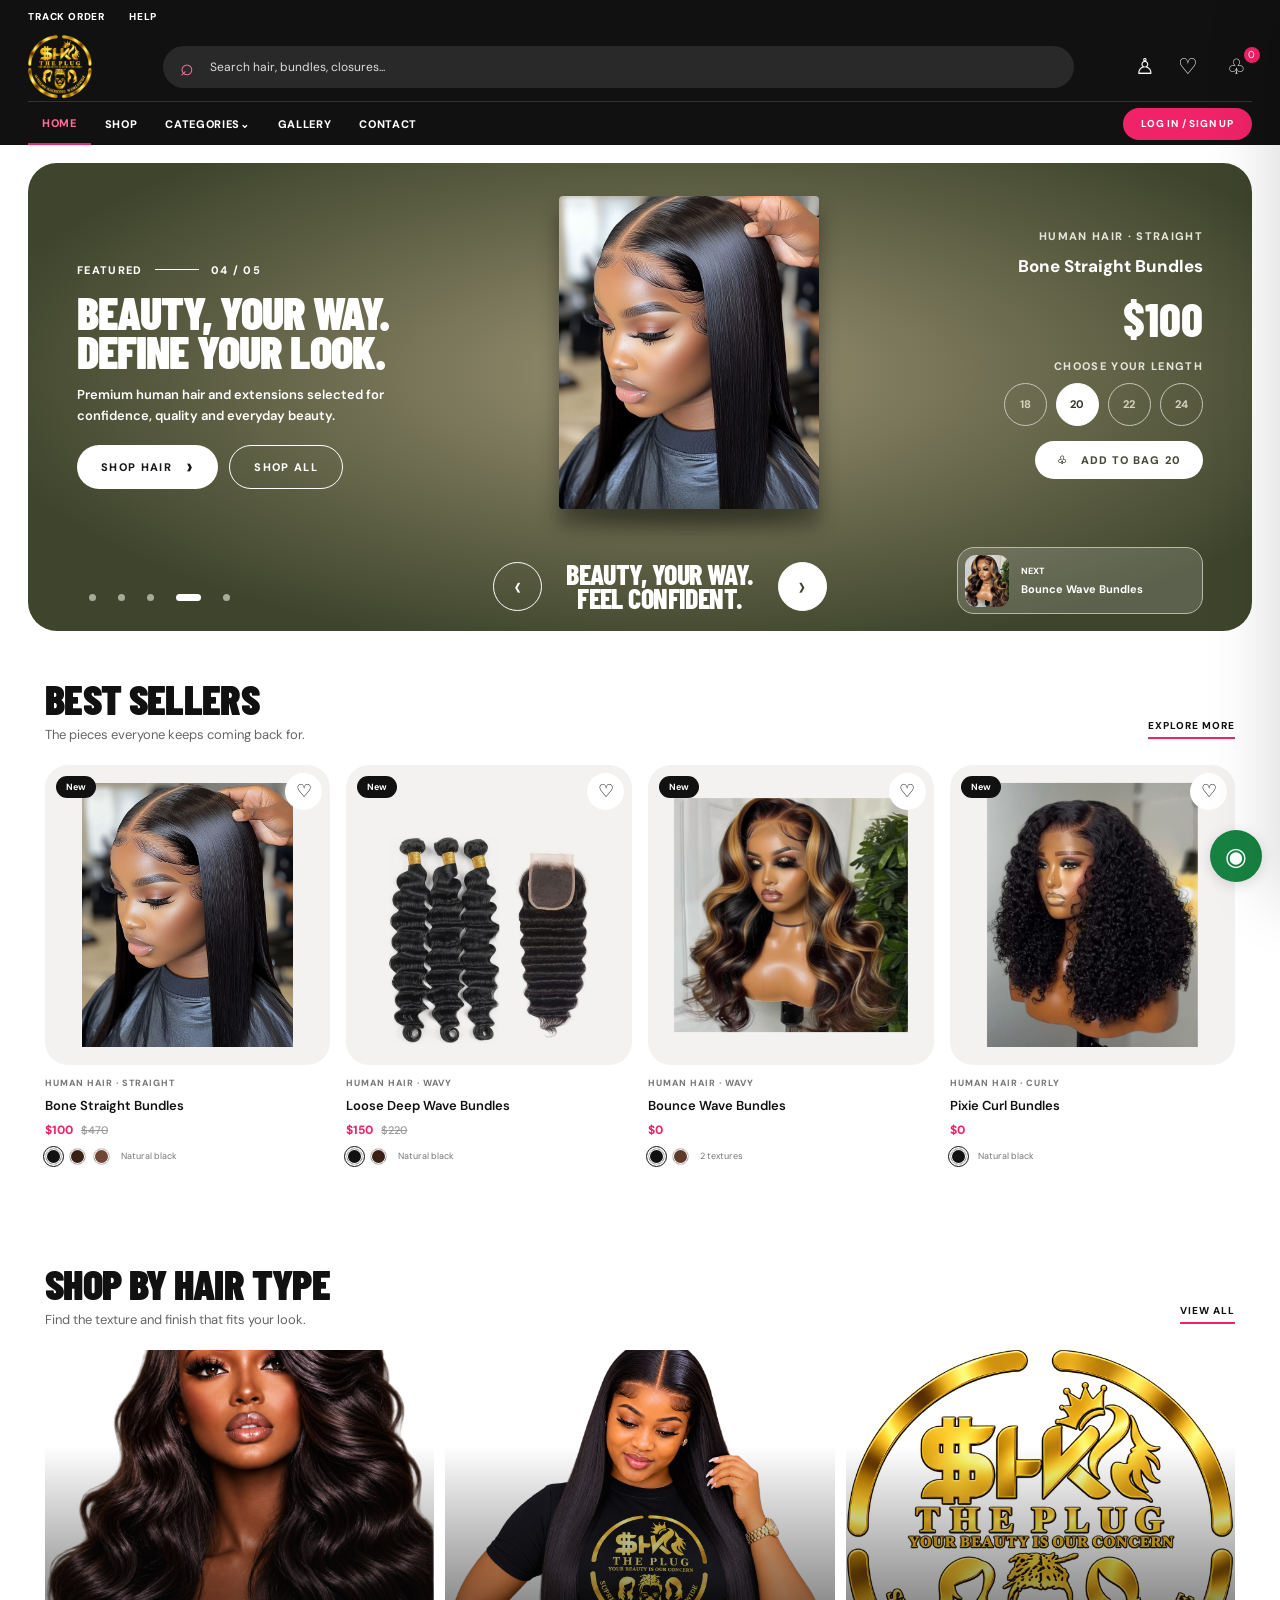
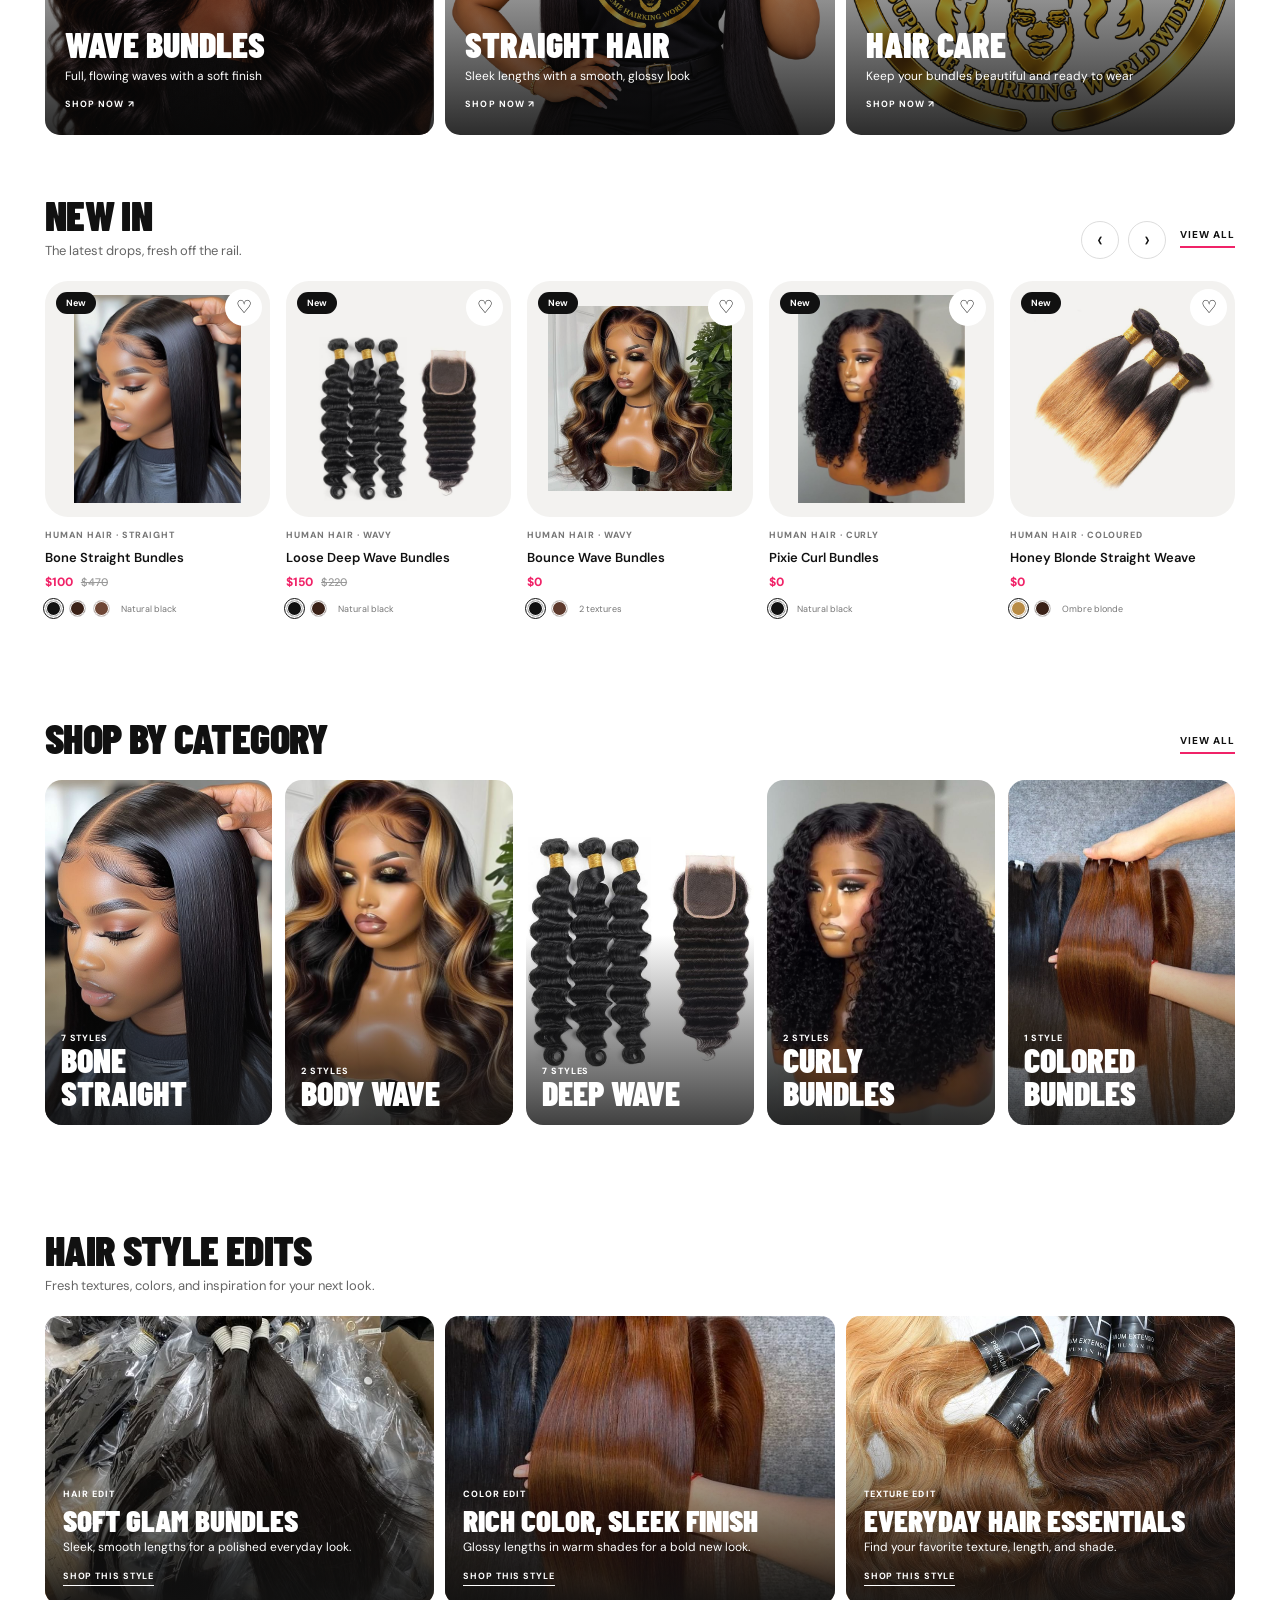
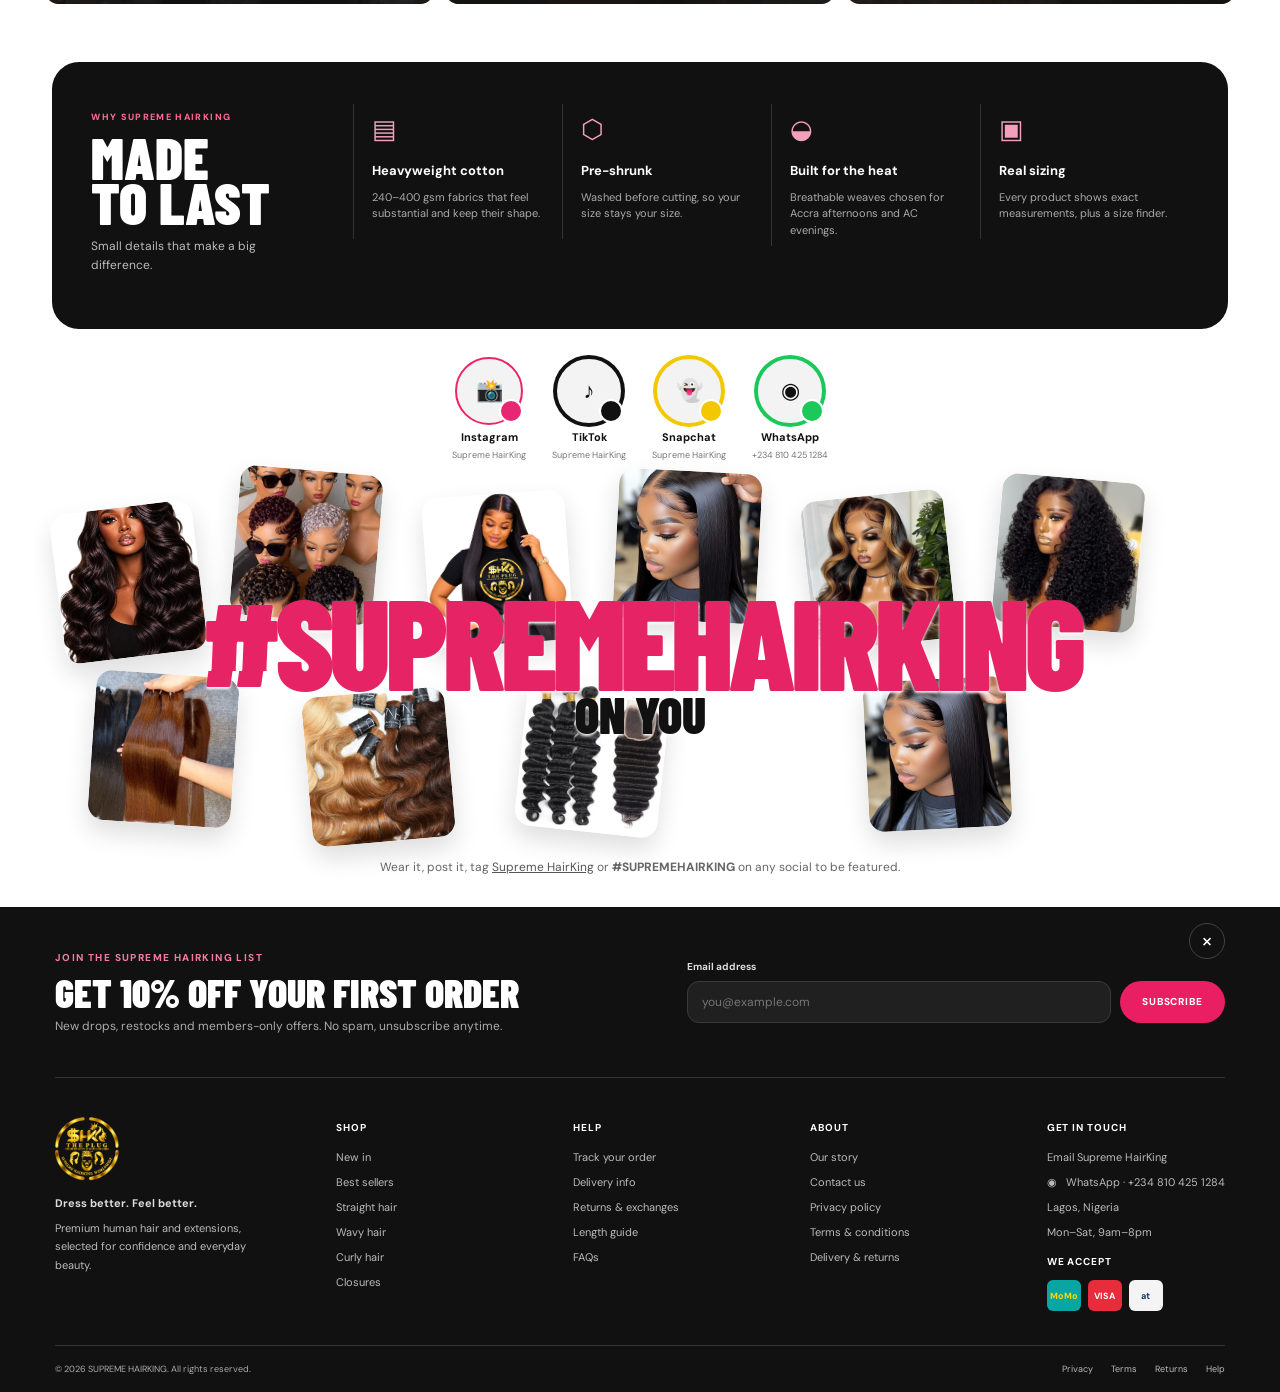
<file: index.html>
<!doctype html>
<html lang="en">
  <head>
    <meta charset="utf-8" />
    <meta name="viewport" content="width=device-width, initial-scale=1" />
    <meta name="theme-color" content="#111111" />
    <title>Supreme HairKing — Wear Confidence</title>
    <link rel="icon" type="image/png" href="images/logo.png" />
    <link rel="preconnect" href="https://fonts.googleapis.com" />
    <link rel="preconnect" href="https://fonts.gstatic.com" crossorigin />
    <link
      href="https://fonts.googleapis.com/css2?family=Barlow+Condensed:wght@600;700;800;900&family=DM+Sans:wght@400;500;600;700&family=Manrope:wght@400;500;600;700;800&display=swap"
      rel="stylesheet"
    />
    <link rel="stylesheet" href="styles.css" />
  </head>
  <body>
    <div class="utility">
      <!-- <span>PAY WITH MOBILE MONEY</span> -->
      <div><a href="#track">TRACK ORDER</a><a href="#help">HELP</a></div>
    </div>
    <header class="site-header">
      <div class="main-header">
        <button
          class="menu-toggle"
          aria-label="Open navigation"
          aria-expanded="false"
        >
          ☰
        </button>
        <a class="brand" href="#home" aria-label="Supreme HairKing home">
          <img class="header-logo" src="images/logo.png" alt="Supreme HairKing" /></a
        >
        <label class="search"
          ><span>⌕</span
          ><input
            id="search"
            type="search"
            placeholder="Search hair, bundles, closures..."
        /></label>
        <div class="header-actions">
          <a href="account.html" aria-label="Account">♙</a
          ><a href="#wishlist" aria-label="Wishlist">♡</a
          ><button class="cart-icon" aria-label="Open cart">
            ♧<i id="cart-count">0</i>
          </button>
        </div>
      </div>
      <nav class="nav">
        <a class="selected" href="#home">HOME</a><a href="#best-sellers">SHOP</a
        ><a href="#categories">CATEGORIES⌄</a><a href="gallery.html">GALLERY</a
        ><a href="#contact">CONTACT</a
        ><a class="account-nav" href="account.html"
          >LOG IN / SIGN UP</a
        >
      </nav>
    </header>

    <main>
      <section class="hero" id="home">
        <div class="hero-copy">
          <p class="eyebrow">FEATURED <span></span> 04 / 05</p>
          <h1>BEAUTY, YOUR WAY.<br />DEFINE YOUR LOOK.</h1>
          <p>
            Premium human hair and extensions selected for<br class="desktop" />
            confidence, quality and everyday beauty.
          </p>
          <div class="hero-buttons">
            <a class="button button-light" href="#best-sellers"
              >SHOP HAIR <b>›</b></a
            ><a class="button button-outline" href="#best-sellers">SHOP ALL</a>
          </div>
        </div>
        <div class="hero-product">
          <img
            src="images/Bone Straight.jpg"
            alt="Bone straight human hair bundles"
          /><span class="product-shadow"></span>
        </div>
        <div class="hero-detail">
          <small>HUMAN HAIR · STRAIGHT</small>
          <h2>Bone Straight Bundles</h2>
          <strong>$100</strong><b class="choose-label">CHOOSE YOUR LENGTH</b>
          <div class="sizes">
            <button>18</button><button class="active">20</button
            ><button>22</button><button>24</button>
          </div>
          <button class="add-size" data-name="Bone Straight Bundles">
            ♧ &nbsp; ADD TO BAG <span>20</span>
          </button>
        </div>
        <div class="hero-dots">
          <i></i><i></i><i></i><i class="active"></i><i></i>
        </div>
        <div class="hero-controls">
          <button aria-label="Previous feature">‹</button
          ><strong>BEAUTY, YOUR WAY.<br />FEEL CONFIDENT.</strong
          ><button aria-label="Next feature">›</button>
        </div>
        <a class="next-product" href="#new-in"
          ><img src="images/bounce.jpg" alt="" /><span
            ><small>NEXT</small><b>Bounce Wave Bundles</b></span
          ></a
        >
      </section>

      <section class="section best" id="best-sellers">
        <div class="section-heading">
          <div>
            <h2>BEST SELLERS</h2>
            <p>The pieces everyone keeps coming back for.</p>
          </div>
          <a class="underlined" href="#new-in">EXPLORE MORE</a>
        </div>
        <div class="product-grid" id="best-grid"></div>
      </section>

      <section class="section audience-section" id="audience">
        <div class="section-heading">
          <div>
            <h2>SHOP BY HAIR TYPE</h2>
            <p>Find the texture and finish that fits your look.</p>
          </div>
          <a class="underlined" href="#categories">VIEW ALL</a>
        </div>
        <div class="audience-grid">
          <a class="audience-card women" href="#best-sellers"
            ><div>
              <h3>WAVE BUNDLES</h3>
              <p>Full, flowing waves with a soft finish</p>
              <b>SHOP NOW ↗</b>
            </div></a
          >
          <a class="audience-card unisex" href="#best-sellers"
            ><div>
              <h3>STRAIGHT HAIR</h3>
              <p>Sleek lengths with a smooth, glossy look</p>
              <b>SHOP NOW ↗</b>
            </div></a
          >
          <a class="audience-card men" href="#best-sellers"
            ><div>
              <h3>HAIR CARE</h3>
              <p>Keep your bundles beautiful and ready to wear</p>
              <b>SHOP NOW ↗</b>
            </div></a
          >
        </div>
      </section>

      <section class="section new-section" id="new-in">
        <div class="section-heading">
          <div>
            <h2>NEW IN</h2>
            <p>The latest drops, fresh off the rail.</p>
          </div>
          <div class="heading-actions">
            <button aria-label="Previous products">‹</button
            ><button aria-label="Next products">›</button
            ><a class="underlined" href="#best-sellers">VIEW ALL</a>
            </div>
        </div>
        <div class="product-grid new-grid" id="new-grid"></div>
      </section>

      <section class="section category-section" id="categories">
        <div class="section-heading">
          <div><h2>SHOP BY CATEGORY</h2></div>
          <a class="underlined" href="#best-sellers">VIEW ALL</a>
        </div>
        <div class="category-grid">
          <a class="category-card tees" href="#best-sellers"
            ><span>7 STYLES</span>
            <h3>BONE STRAIGHT</h3></a
          ><a class="category-card sweatshirts" href="#best-sellers"
            ><span>2 STYLES</span>
            <h3>BODY WAVE</h3></a
          ><a class="category-card shirts" href="#best-sellers"
            ><span>7 STYLES</span>
            <h3>DEEP WAVE</h3></a
          ><a class="category-card jackets" href="#best-sellers"
            ><span>2 STYLES</span>
            <h3>CURLY BUNDLES</h3></a
          ><a class="category-card knitwear" href="#best-sellers"
            ><span>1 STYLE</span>
            <h3>COLORED BUNDLES</h3></a
          >
        </div>
      </section>

      <section class="section style-edits" id="style-edits">
        <div class="section-heading">
          <div>
            <h2>HAIR STYLE EDITS</h2>
            <p>Fresh textures, colors, and inspiration for your next look.</p>
          </div>
        </div>
        <div class="edit-grid">
          <a class="edit-card edit-weekend" href="#best-sellers"
            ><div>
              <small>HAIR EDIT</small>
              <h3>SOFT GLAM BUNDLES</h3>
              <p>Sleek, smooth lengths for a polished everyday look.</p>
              <b>SHOP THIS STYLE</b>
            </div></a
          >
          <a class="edit-card edit-street" href="#best-sellers"
            ><div>
              <small>COLOR EDIT</small>
              <h3>RICH COLOR, SLEEK FINISH</h3>
              <p>Glossy lengths in warm shades for a bold new look.</p>
              <b>SHOP THIS STYLE</b>
            </div></a
          >
          <a class="edit-card edit-essentials" href="#best-sellers"
            ><div>
              <small>TEXTURE EDIT</small>
              <h3>EVERYDAY HAIR ESSENTIALS</h3>
              <p>Find your favorite texture, length, and shade.</p>
              <b>SHOP THIS STYLE</b>
            </div></a
          >
        </div>
      </section>

      <section class="quality-social" id="about">
        <div class="quality-panel">
          <div class="quality-intro">
            <small>WHY SUPREME HAIRKING</small>
            <h2>MADE<br />TO LAST</h2>
            <p>Small details that make a big difference.</p>
          </div>
          <div class="quality-feature">
            <span>▤</span>
            <h3>Heavyweight cotton</h3>
            <p>
              240–400 gsm fabrics that feel substantial and keep their shape.
            </p>
          </div>
          <div class="quality-feature">
            <span>⬡</span>
            <h3>Pre-shrunk</h3>
            <p>Washed before cutting, so your size stays your size.</p>
          </div>
          <div class="quality-feature">
            <span>◒</span>
            <h3>Built for the heat</h3>
            <p>
              Breathable weaves chosen for Accra afternoons and AC evenings.
            </p>
          </div>
          <div class="quality-feature">
            <span>▣</span>
            <h3>Real sizing</h3>
            <p>Every product shows exact measurements, plus a size finder.</p>
          </div>
        </div>
        <div class="social-links">
          <a href=""
            ><span class="social-avatar instagram">📸</span><b>Instagram</b
            ><small>Supreme HairKing</small></a
          ><a href=""
            ><span class="social-avatar tiktok">♪</span><b>TikTok</b
            ><small>Supreme HairKing</small></a
          ><a href=""
            ><span class="social-avatar snapchat">👻</span><b>Snapchat</b
            ><small>Supreme HairKing</small></a
          ><a href="https://wa.me/+234 810 425 1284"
            ><span class="social-avatar whatsapp">◉</span><b>WhatsApp</b
            ><small>+234 810 425 1284</small></a
          >
        </div>
      </section>

      <section class="community" id="community">
        <div class="community-photos">
          <img
            class="community-photo p1"
            src="images/lady hair.png"
            alt="Supreme HairKing community look"
          /><img
            class="community-photo p2"
            src="images/11.jpeg"
            alt="Supreme HairKing community look"
          /><img
            class="community-photo p3"
            src="images/Elegant Beauty Brand Model Cutout.png"
            alt="Supreme HairKing community look"
          /><img
            class="community-photo p4"
            src="images/Bone Straight.jpg"
            alt="Supreme HairKing community look"
          /><img
            class="community-photo p5"
            src="images/bounce.jpg"
            alt="Supreme HairKing community look"
          /><img
            class="community-photo p6"
            src="images/pixie curl.jpg"
            alt="Supreme HairKing community look"
          /><img
            class="community-photo p7"
            src="images/Brown Bone Straight Hair.jpg"
            alt="Supreme HairKing community look"
          /><img
            class="community-photo p8"
            src="images/Bundle up in color, babe!_BNB’s colored bundles….jpg"
            alt="Supreme HairKing community look"
          /><img
            class="community-photo p9"
            src="images/Loose Deep Wave Human Hair Bundles and Closure Loose Wave Bundles With Lace Closure Big.jpg"
            alt="Supreme HairKing community look"
          /><img
            class="community-photo p10"
            src="images/Bone Straight.jpg"
            alt="Supreme HairKing community look"
          />
          <div class="community-title">
            <strong>#SUPREMEHAIRKING</strong><b>ON YOU</b>
          </div>
        </div>
        <p>
          Wear it, post it, tag
          <a href="">Supreme HairKing</a> or
          <b>#SUPREMEHAIRKING</b> on any social to be featured.
        </p>
      </section>
    </main>
    <footer class="site-footer" id="contact">
      <section class="newsletter">
        <div>
          <small>JOIN THE SUPREME HAIRKING LIST</small>
          <h2>GET 10% OFF YOUR FIRST ORDER</h2>
          <p>
            New drops, restocks and members-only offers. No spam, unsubscribe
            anytime.
          </p>
        </div>
        <form class="newsletter-form">
          <label for="newsletter-email">Email address</label>
          <div>
            <input
              id="newsletter-email"
              type="email"
              placeholder="you@example.com"
              required
            /><button type="submit">SUBSCRIBE</button>
          </div>
        </form>
        <button class="footer-close" aria-label="Close">×</button>
      </section>
      <div class="footer-main">
        <div class="footer-about">
          <a class="brand footer-brand" href="#home"
            ><img src="images/logo.png" alt="Supreme HairKing" /></a
          ><b>Dress better. Feel better.</b>
          <p>
            Premium human hair and extensions, selected for confidence and
            everyday beauty.
          </p>
          <div class="footer-social">
            <!-- <a
              href="https://www.instagram.com/thehmtrends/"
              aria-label="Instagram"
              >◎</a
            ><a href="https://www.tiktok.com/@thehmtrends" aria-label="TikTok"
              >♪</a
            ><a
              href="https://www.snapchat.com/add/hm.trends"
              aria-label="Snapchat"
              >♟</a
            ><a href="https://wa.me/+234 810 425 1284" aria-label="WhatsApp">◉</a> -->
          </div>
        </div>
        <div class="footer-column">
          <h3>SHOP</h3>
          <a href="#new-in">New in</a><a href="#best-sellers">Best sellers</a
          ><a href="#categories">Straight hair</a
          ><a href="#categories">Wavy hair</a
          ><a href="#categories">Curly hair</a
          ><a href="#categories">Closures</a>
        </div>
        <div class="footer-column">
          <h3>HELP</h3>
          <a href="#track">Track your order</a><a href="#help">Delivery info</a
          ><a href="#help">Returns &amp; exchanges</a
          ><a href="#help">Length guide</a><a href="#help">FAQs</a>
        </div>
        <div class="footer-column">
          <h3>ABOUT</h3>
          <a href="#about">Our story</a><a href="#contact">Contact us</a
          ><a href="#privacy">Privacy policy</a
          ><a href="#terms">Terms &amp; conditions</a
          ><a href="#help">Delivery &amp; returns</a>
        </div>
        <div class="footer-column footer-contact">
          <h3>GET IN TOUCH</h3>
          <a href="mailto:hello@hmtrends.com">Email Supreme HairKing</a
          ><a href="https://wa.me/+234 810 425 1284"
            >◉ &nbsp; WhatsApp · +234 810 425 1284</a
          ><span>Lagos, Nigeria</span><span>Mon–Sat, 9am–8pm</span>
          <h3 class="accept-title">WE ACCEPT</h3>
          <div class="payment-badges"><b>MoMo</b><b>VISA</b><b>at</b></div>
        </div>
      </div>
      <div class="footer-bottom">
        <span>© 2026 SUPREME HAIRKING. All rights reserved.</span>
        <nav>
          <a href="#privacy">Privacy</a><a href="#terms">Terms</a
          ><a href="#help">Returns</a><a href="#help">Help</a>
        </nav>
      </div>
    </footer>
    <aside class="cart-panel" aria-hidden="true">
      <div class="cart-heading">
        <h2>Your Bag</h2>
        <button class="close-cart" aria-label="Close cart">×</button>
      </div>
      <div id="cart-items"></div>
      <div class="cart-total">
        <span>Total</span><b id="cart-total">$0</b>
      </div>
      <button class="button button-dark checkout">CHECKOUT</button>
    </aside>
    <a
      class="whatsapp-float"
      href="https://wa.me/+234 810 425 1284"
      aria-label="Chat on WhatsApp"
      >◉</a
    >
    <div class="toast" role="status"></div>
    <script src="script.js"></script>
  </body>
</html>
</file>
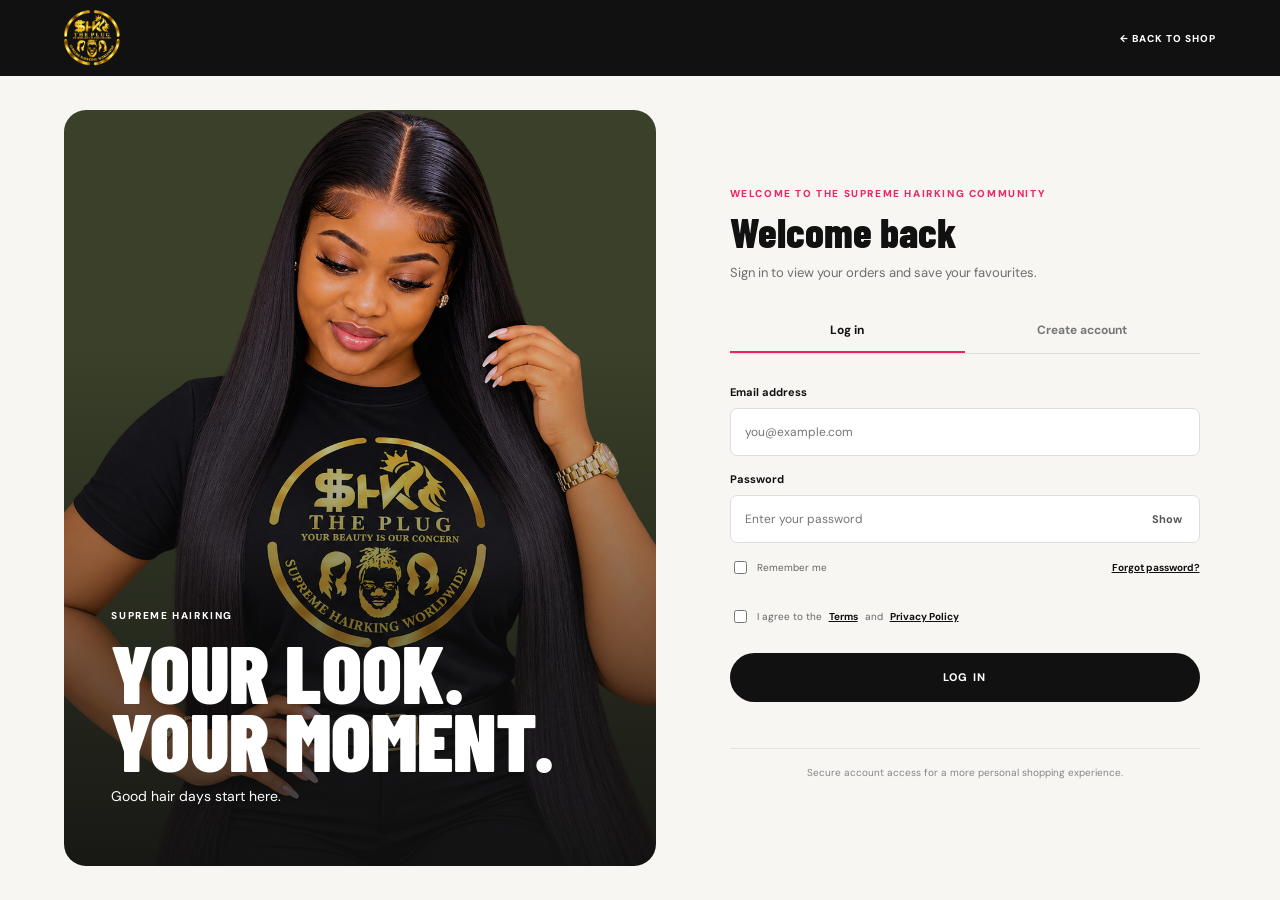
<file: account.html>
<!doctype html>
<html lang="en">
  <head>
    <meta charset="utf-8" />
    <meta name="viewport" content="width=device-width, initial-scale=1" />
    <meta name="theme-color" content="#111111" />
    <title>My Account — Supreme HairKing</title>
    <link rel="icon" type="image/png" href="images/logo.png" />
    <link rel="preconnect" href="https://fonts.googleapis.com" />
    <link rel="preconnect" href="https://fonts.gstatic.com" crossorigin />
    <link href="https://fonts.googleapis.com/css2?family=Barlow+Condensed:wght@600;700;800;900&family=DM+Sans:wght@400;500;600;700;800&display=swap" rel="stylesheet" />
    <link rel="stylesheet" href="styles.css" />
    <link rel="stylesheet" href="account.css" />
  </head>
  <body class="account-page">
    <header class="account-header">
      <a class="brand" href="index.html" aria-label="Supreme HairKing home"><img class="header-logo" src="images/logo.png" alt="Supreme HairKing" /></a>
      <a class="back-link" href="index.html">← BACK TO SHOP</a>
    </header>
    <main class="account-layout">
      <section class="account-visual" aria-label="Supreme HairKing"><div class="visual-copy"><span>SUPREME HAIRKING</span><h1>YOUR LOOK.<br />YOUR MOMENT.</h1><p>Good hair days start here.</p></div></section>
      <section class="account-card" aria-labelledby="form-title">
        <a class="mobile-back" href="index.html">← Back to shop</a>
        <p class="account-kicker">WELCOME TO THE SUPREME HAIRKING COMMUNITY</p>
        <h2 id="form-title">Welcome back</h2>
        <p class="account-intro" id="form-intro">Sign in to view your orders and save your favourites.</p>
        <div class="account-tabs" role="tablist" aria-label="Account options">
          <button type="button" class="account-tab active" id="login-tab" role="tab" aria-selected="true">Log in</button>
          <button type="button" class="account-tab" id="signup-tab" role="tab" aria-selected="false">Create account</button>
        </div>
        <form id="account-form">
          <label class="signup-only" for="full-name" hidden>Full name</label>
          <input class="signup-only" id="full-name" name="name" type="text" autocomplete="name" placeholder="Your full name" hidden />
          <label for="email">Email address</label>
          <input id="email" name="email" type="email" autocomplete="email" placeholder="you@example.com" required />
          <label for="password">Password</label>
          <div class="password-field"><input id="password" name="password" type="password" autocomplete="current-password" placeholder="Enter your password" minlength="8" required /><button type="button" id="toggle-password" aria-label="Show password">Show</button></div>
          <div class="form-options login-only"><label class="remember"><input type="checkbox" name="remember" /> Remember me</label><a href="#forgot" id="forgot-link">Forgot password?</a></div>
          <label class="terms signup-only" hidden><input type="checkbox" id="terms" /> I agree to the <a href="#terms">Terms</a> and <a href="#privacy">Privacy Policy</a></label>
          <button class="account-submit" type="submit" id="submit-label">LOG IN</button>
          <p class="form-message" id="form-message" role="status" aria-live="polite"></p>
        </form>
        <p class="account-footnote">Secure account access for a more personal shopping experience.</p>
      </section>
    </main>
    <script src="account.js"></script>
  </body>
</html>
</file>
<file: styles.css>
:root {
  --ink: #111;
  --pink: #f02368;
  --olive: #41482d;
  --muted: #696969;
  --line: #e8e8e8;
  --display: "Barlow Condensed", Impact, sans-serif;
  --body: "DM Sans", Arial, sans-serif;
}
* {
  box-sizing: border-box;
}
html {
  scroll-behavior: smooth;
}
body {
  margin: 0;
  color: var(--ink);
  font-family: var(--body);
  background: #fff;
}
a {
  color: inherit;
  text-decoration: none;
}
button,
input {
  font: inherit;
}
.utility {
  height: 32px;
  padding: 0 2.2%;
  background: #111;
  color: #fff;
  display: flex;
  align-items: center;
  justify-content: space-between;
  font-size: 10px;
  font-weight: 800;
  letter-spacing: 0.08em;
}
.utility div {
  display: flex;
  gap: 24px;
}
.site-header {
  background: #111;
  color: #fff;
  padding: 0 2.2%;
  position: relative;
  z-index: 5;
}
.main-header {
  height: 70px;
  display: flex;
  align-items: center;
  gap: 5%;
  border-bottom: 1px solid #333;
}
.brand {
  width: 74px;
  height: 54px;
  display: flex;
  align-items: center;
  position: relative;
  flex: none;
}
.hanger {
  font:
    italic 68px Georgia,
    serif;
  line-height: 1;
  transform: rotate(-9deg);
  color: white;
}
.brand-script {
  font: italic 28px cursive;
  white-space: nowrap;
  margin-left: -12px;
  transform: rotate(-6deg);
}
.header-logo {
  display: block;
  width: 64px;
  height: 64px;
  object-fit: contain;
}
.search {
  height: 42px;
  display: flex;
  align-items: center;
  gap: 14px;
  background: #292929;
  border-radius: 30px;
  flex: 1;
  padding: 0 17px;
  color: #f47b9e;
}
.search span {
  font-size: 23px;
}
.search input {
  background: none;
  border: 0;
  outline: 0;
  color: white;
  width: 100%;
  font-size: 12px;
}
.search input::placeholder {
  color: #ddd;
}
.header-actions {
  display: flex;
  gap: 23px;
  align-items: center;
  font-size: 22px;
}
.header-actions button {
  color: #fff;
}
.cart-icon {
  position: relative;
  background: none;
  border: 0;
  font-size: 21px;
  cursor: pointer;
}
.cart-icon i {
  position: absolute;
  right: -8px;
  top: -5px;
  border-radius: 50%;
  background: var(--pink);
  color: white;
  font: 10px var(--body);
  width: 16px;
  height: 16px;
  display: grid;
  place-items: center;
}
.nav {
  height: 43px;
  display: flex;
  align-items: stretch;
  gap: 0;
  font-size: 11px;
  font-weight: 800;
  letter-spacing: 0.06em;
}
.nav > a {
  padding: 0 14px;
  display: flex;
  align-items: center;
}
.nav .selected {
  color: #ff6d98;
  border-bottom: 2px solid var(--pink);
}
.nav .account-nav {
  margin-left: auto;
  align-self: center;
  min-height: 32px;
  padding: 0 18px;
  border-radius: 22px;
  background: var(--pink);
  color: #fff;
  font-size: 10px;
  letter-spacing: .08em;
}
.nav .account-nav:hover {
  background: #d71958;
}
.menu-toggle {
  display: none;
}
.hero {
  height: 468px;
  margin: 18px auto 0;
  width: calc(100% - 4.4%);
  border-radius: 29px;
  background: radial-gradient(
    ellipse at 53% 45%,
    #9c9274 0,
    #68684c 42%,
    #3e452c 78%
  );
  color: #fff;
  position: relative;
  overflow: hidden;
}
.hero-copy {
  position: absolute;
  left: 4%;
  top: 19%;
  z-index: 2;
}
.eyebrow {
  font-size: 11px;
  letter-spacing: 0.12em;
  font-weight: 800;
  display: flex;
  align-items: center;
  gap: 12px;
}
.eyebrow span {
  width: 44px;
  height: 1px;
  background: #fff;
}
.hero h1 {
  font: 900 clamp(36px, 3.6vw, 50px)/0.85 var(--display);
  letter-spacing: -0.02em;
  margin: 15px 0;
}
.hero-copy > p:not(.eyebrow) {
  font-size: 13px;
  line-height: 1.6;
  font-weight: 600;
}
.hero-buttons {
  display: flex;
  gap: 11px;
  margin-top: 18px;
}
.button {
  border: 0;
  border-radius: 30px;
  padding: 14px 24px;
  font-size: 11px;
  font-weight: 800;
  letter-spacing: 0.12em;
  display: inline-flex;
  align-items: center;
  justify-content: center;
  gap: 14px;
  cursor: pointer;
}
.button-light {
  background: #fff;
  color: #171717;
}
.button-light b {
  font-size: 22px;
  line-height: 10px;
}
.button-outline {
  color: #fff;
  border: 1px solid #fff;
  background: transparent;
}
.hero-product {
  position: absolute;
  left: 40%;
  top: 7%;
  width: 28%;
  height: 67%;
  display: flex;
  align-items: center;
  justify-content: center;
  z-index: 1;
}
.hero-product img {
  height: 100%;
  width: 76%;
  object-fit: cover;
  mix-blend-mode: multiply;
  filter: drop-shadow(0 15px 10px #1117);
  border-radius: 4px;
}
.product-shadow {
  position: absolute;
  width: 65%;
  height: 18px;
  bottom: -11px;
  border-radius: 50%;
  background: #15170d8c;
  filter: blur(12px);
}
.hero-detail {
  position: absolute;
  right: 4%;
  top: 14%;
  width: 255px;
  text-align: right;
  display: grid;
  gap: 10px;
  z-index: 2;
}
.hero-detail > small,
.choose-label {
  font-size: 11px;
  letter-spacing: 0.12em;
  font-weight: 800;
  color: #e5e4d9;
}
.hero-detail h2 {
  font-size: 17px;
  line-height: 1.55;
  margin: 0;
  font-weight: 800;
}
.hero-detail > strong {
  font: 800 48px var(--display);
  margin-top: 0;
}
.choose-label {
  margin-top: 2px;
}
.sizes {
  display: flex;
  justify-content: flex-end;
  gap: 9px;
}
.sizes button {
  width: 43px;
  height: 43px;
  border-radius: 50%;
  border: 1px solid #c7c5b6;
  background: transparent;
  color: #d7d3c1;
  font-size: 11px;
  font-weight: 700;
  cursor: pointer;
}
.sizes button.active {
  background: white;
  color: #34382a;
  border-color: #fff;
}
.add-size {
  justify-self: end;
  background: white;
  border: 0;
  border-radius: 24px;
  padding: 12px 22px;
  color: #454a37;
  font-size: 11px;
  font-weight: 800;
  letter-spacing: 0.1em;
  margin-top: 5px;
  cursor: pointer;
}
.hero-dots {
  position: absolute;
  bottom: 30px;
  left: 5%;
  display: flex;
  gap: 22px;
  align-items: center;
}
.hero-dots i {
  width: 7px;
  height: 7px;
  border-radius: 10px;
  background: #a9aa9b;
}
.hero-dots i.active {
  width: 25px;
  background: white;
}
.hero-controls {
  position: absolute;
  bottom: 20px;
  left: 38%;
  display: flex;
  gap: 24px;
  align-items: center;
  text-align: center;
}
.hero-controls button,
.heading-actions button {
  width: 49px;
  height: 49px;
  border: 1px solid #fff;
  border-radius: 50%;
  background: transparent;
  color: #fff;
  font-size: 28px;
  cursor: pointer;
}
.hero-controls strong {
  font: 800 28px/0.85 var(--display);
  letter-spacing: -0.02em;
}
.hero-controls button:last-child {
  background: #fff;
  color: #3b422c;
}
.next-product {
  position: absolute;
  right: 4%;
  bottom: 17px;
  width: 246px;
  height: 67px;
  padding: 7px;
  border: 1px solid #b8b8a4;
  border-radius: 17px;
  background: #ffffff27;
  display: flex;
  gap: 12px;
  align-items: center;
  z-index: 3;
}
.next-product img {
  height: 52px;
  width: 44px;
  object-fit: cover;
  mix-blend-mode: multiply;
  border-radius: 11px;
}
.next-product span {
  display: grid;
  gap: 5px;
  font-size: 11px;
}
.next-product small {
  font-size: 9px;
  font-weight: 800;
}
.section {
  padding: 48px 3.5% 0;
}
.section-heading {
  display: flex;
  align-items: flex-end;
  justify-content: space-between;
  margin-bottom: 22px;
}
.section-heading h2 {
  font: 900 42px/0.95 var(--display);
  margin: 0;
  letter-spacing: -0.015em;
}
.section-heading p {
  font-size: 13px;
  color: #656565;
  margin: 7px 0 0;
}
.underlined {
  font-size: 10px;
  font-weight: 800;
  letter-spacing: 0.1em;
  position: relative;
  padding-bottom: 7px;
  margin-bottom: 4px;
}
.underlined:after {
  content: "";
  height: 2px;
  background: var(--pink);
  position: absolute;
  bottom: 0;
  left: 0;
  right: 0;
}
.product-grid {
  display: grid;
  grid-template-columns: repeat(4, minmax(0, 1fr));
  gap: 16px;
}
.product-card {
  min-width: 0;
}
.product-image {
  aspect-ratio: 1/1.05;
  border-radius: 23px;
  background: #f3f2f0;
  position: relative;
  overflow: hidden;
  display: grid;
  place-items: center;
}
.product-image img {
  width: 82%;
  height: 88%;
  object-fit: contain;
  mix-blend-mode: multiply;
  transition: transform 0.25s;
}
.product-card:hover .product-image img {
  transform: scale(1.04);
}
.new-badge {
  position: absolute;
  top: 11px;
  left: 11px;
  border-radius: 14px;
  background: #111;
  color: #fff;
  padding: 5px 10px;
  font-size: 9px;
  font-weight: 700;
  z-index: 1;
}
.favorite {
  position: absolute;
  top: 8px;
  right: 8px;
  width: 37px;
  height: 37px;
  background: white;
  border: 0;
  border-radius: 50%;
  font-size: 18px;
  cursor: pointer;
  z-index: 1;
}
.favorite.saved {
  color: var(--pink);
}
.product-meta {
  font-size: 9px;
  letter-spacing: 0.11em;
  font-weight: 800;
  color: #777;
  margin: 12px 0 8px;
}
.product-card h3 {
  font-size: 13px;
  font-weight: 600;
  margin: 0 0 8px;
}
.price {
  font-size: 12px;
  color: var(--pink);
  font-weight: 800;
}
.old-price {
  font-size: 11px;
  color: #999;
  text-decoration: line-through;
  margin-left: 8px;
  font-weight: 500;
}
.swatches {
  display: flex;
  align-items: center;
  gap: 7px;
  margin-top: 10px;
}
.swatch {
  width: 17px;
  height: 17px;
  border-radius: 50%;
  border: 1px solid #ddd;
  box-shadow: inset 0 0 0 1px #fff;
}
.swatch:first-child {
  outline: 1px solid #111;
  outline-offset: 1px;
}
.color-note {
  font-size: 9px;
  color: #777;
  margin-left: 4px;
}
.style-count {
  font-size: 10px;
  color: #777;
  margin: 7px 0;
}
.audience-section {
  padding-top: 58px;
}
.audience-grid {
  display: grid;
  grid-template-columns: repeat(3, 1fr);
  gap: 11px;
}
.audience-card {
  height: 385px;
  border-radius: 15px;
  overflow: hidden;
  background-size: cover;
  background-position: center;
  position: relative;
  color: white;
}
.audience-card:after {
  content: "";
  position: absolute;
  inset: 25% 0 0;
  background: linear-gradient(0deg, #080808d9, transparent);
}
.audience-card > div {
  position: absolute;
  bottom: 23px;
  left: 20px;
  z-index: 1;
}
.audience-card h3 {
  font: 900 36px/0.9 var(--display);
  margin: 0 0 7px;
}
.audience-card p {
  font-size: 12px;
  margin: 0 0 7px;
}
.audience-card b {
  font-size: 9px;
  letter-spacing: 0.12em;
}
.women {
  background-image: url("https://images.unsplash.com/photo-1534528741775-53994a69daeb?auto=format&fit=crop&w=900&q=85");
}
.unisex {
  background-image: url("https://images.unsplash.com/photo-1529139574466-a303027c1d8b?auto=format&fit=crop&w=900&q=85");
}
.men {
  background-image: url("https://images.unsplash.com/photo-1500648767791-00dcc994a43e?auto=format&fit=crop&w=900&q=85");
}
.new-section {
  padding-top: 60px;
}
.heading-actions {
  display: flex;
  gap: 9px;
  align-items: center;
}
.heading-actions button {
  width: 38px;
  height: 38px;
  border-color: #ddd;
  color: #111;
  font-size: 22px;
}
.heading-actions .underlined {
  margin: 0 0 4px 5px;
}
.new-grid {
  grid-template-columns: repeat(5, minmax(0, 1fr));
  gap: 16px;
}
.category-section {
  padding-top: 60px;
  padding-bottom: 55px;
}
.category-grid {
  display: grid;
  grid-template-columns: repeat(5, 1fr);
  gap: 13px;
}
.category-card {
  height: 345px;
  border-radius: 17px;
  overflow: hidden;
  background-size: cover;
  background-position: center;
  position: relative;
  color: white;
  display: flex;
  flex-direction: column;
  justify-content: flex-end;
  padding: 16px;
}
.category-card:before {
  content: "";
  position: absolute;
  inset: 45% 0 0;
  background: linear-gradient(0deg, #111c, transparent);
}
.category-card span,
.category-card h3 {
  z-index: 1;
  margin: 0;
}
.category-card span {
  font-size: 9px;
  letter-spacing: 0.1em;
  font-weight: 800;
}
.category-card h3 {
  font: 900 34px/0.95 var(--display);
}
.tees {
  background-image: url("https://images.unsplash.com/photo-1521572163474-6864f9cf17ab?auto=format&fit=crop&w=600&q=85");
}
.sweatshirts {
  background-image: url("https://images.unsplash.com/photo-1556821840-3a63f95609a7?auto=format&fit=crop&w=600&q=85");
}
.shirts {
  background-image: url("https://images.unsplash.com/photo-1596755094514-f87e34085b2c?auto=format&fit=crop&w=600&q=85");
}
.jackets {
  background-image: url("https://images.unsplash.com/photo-1551028719-00167b16eac5?auto=format&fit=crop&w=600&q=85");
}
.knitwear {
  background-image: url("https://images.unsplash.com/photo-1620799140408-edc6dcb6d633?auto=format&fit=crop&w=600&q=85");
}
footer {
  border-top: 1px solid var(--line);
  padding: 24px 3.5%;
  display: flex;
  justify-content: space-between;
  align-items: center;
  font-size: 11px;
  color: #666;
}
.footer-brand {
  height: 35px;
  width: auto;
  color: #111;
}
.footer-brand .brand-script {
  font-size: 22px;
}
.cart-panel {
  position: fixed;
  z-index: 10;
  right: 0;
  top: 0;
  height: 100vh;
  width: min(390px, 100%);
  background: #fff;
  border-left: 1px solid #ddd;
  padding: 25px;
  transform: translateX(102%);
  transition: transform 0.3s;
  box-shadow: -20px 0 60px #0002;
}
.cart-panel.open {
  transform: translateX(0);
}
.cart-heading {
  display: flex;
  justify-content: space-between;
  align-items: center;
  border-bottom: 1px solid var(--line);
}
.cart-heading h2 {
  font: 700 26px var(--display);
}
.close-cart {
  border: 0;
  background: none;
  font-size: 30px;
  cursor: pointer;
}
.cart-row {
  display: grid;
  grid-template-columns: 62px 1fr auto;
  gap: 12px;
  align-items: center;
  padding: 14px 0;
  border-bottom: 1px solid var(--line);
}
.cart-row img {
  height: 62px;
  width: 62px;
  object-fit: cover;
  border-radius: 7px;
}
.cart-row b {
  font-size: 12px;
}
.cart-row small {
  display: block;
  color: #777;
  margin-top: 6px;
}
.remove-item {
  background: none;
  border: 0;
  cursor: pointer;
}
.cart-total {
  display: flex;
  justify-content: space-between;
  margin: 25px 0;
}
.button-dark {
  background: #111;
  color: #fff;
  width: 100%;
}
.empty-results {
  color: #777;
  font-size: 13px;
  padding: 15px 0;
}
.toast {
  position: fixed;
  z-index: 15;
  bottom: 22px;
  left: 50%;
  transform: translate(-50%, 20px);
  opacity: 0;
  background: #111;
  color: #fff;
  border-radius: 24px;
  padding: 12px 20px;
  font-size: 12px;
  transition: 0.25s;
  pointer-events: none;
}
.toast.show {
  opacity: 1;
  transform: translate(-50%, 0);
}
.whatsapp-float {
  position: fixed;
  right: 18px;
  bottom: 18px;
  width: 52px;
  height: 52px;
  z-index: 8;
  border-radius: 50%;
  background: #178342;
  color: white;
  display: grid;
  place-items: center;
  font-size: 25px;
  box-shadow: 0 3px 14px #0002;
}
@media (max-width: 900px) {
  .hero {
    height: 450px;
  }
  .hero-copy {
    left: 3%;
    top: 18%;
  }
  .hero h1 {
    font-size: 38px;
  }
  .hero-product {
    left: 38%;
    width: 30%;
  }
  .hero-detail {
    right: 2%;
    width: 220px;
  }
  .hero-controls {
    left: 37%;
    gap: 12px;
  }
  .hero-controls strong {
    font-size: 23px;
  }
  .next-product {
    width: 220px;
  }
  .product-grid {
    gap: 11px;
  }
  .audience-card {
    height: 300px;
  }
  .category-card {
    height: 280px;
  }
  .category-card h3 {
    font-size: 27px;
  }
}
@media (max-width: 650px) {
  .utility {
    height: 28px;
    font-size: 8px;
  }
  .utility div {
    gap: 12px;
  }
  .site-header {
    padding: 0 14px;
  }
  .main-header {
    height: 64px;
    gap: 10px;
  }
  .menu-toggle {
    display: block;
    border: 0;
    background: none;
    color: white;
    font-size: 22px;
    order: 3;
  }
  .brand { width: 52px; height: 52px; }
  .header-logo { width: 50px; height: 50px; }
  .hanger {
    font-size: 53px;
  }
  .brand-script {
    font-size: 20px;
    margin-left: -9px;
  }
  .search {
    height: 36px;
    padding: 0 10px;
    gap: 6px;
  }
  .search span {
    font-size: 18px;
  }
  .search input {
    font-size: 10px;
  }
  .header-actions {
    gap: 9px;
    font-size: 18px;
  }
  .header-actions > a:first-child { display: inline-flex; }
  .nav {
    display: none;
    position: absolute;
    top: 64px;
    left: 0;
    right: 0;
    height: auto;
    background: #111;
    padding: 10px 15px 15px;
    flex-direction: column;
    box-shadow: 0 12px 18px #0004;
  }
  .nav.open {
    display: flex;
  }
  .nav > a {
    padding: 13px 8px;
  }
  .nav .account-nav {
    margin-left: 0;
    align-self: stretch;
    justify-content: center;
    margin-top: 7px;
  }
  .hero {
    width: calc(100% - 24px);
    margin-top: 12px;
    height: 600px;
    border-radius: 21px;
    background: radial-gradient(
      ellipse at 50% 42%,
      #969078 0,
      #68694c 45%,
      #3e452c 85%
    );
  }
  .hero-copy {
    top: 7%;
    left: 6%;
    right: 6%;
  }
  .eyebrow {
    font-size: 9px;
  }
  .hero h1 {
    font-size: 38px;
    margin: 10px 0;
  }
  .hero-copy > p:not(.eyebrow) {
    font-size: 11px;
    margin: 8px 0;
  }
  .desktop {
    display: none;
  }
  .hero-buttons {
    margin-top: 12px;
  }
  .button {
    padding: 11px 16px;
    font-size: 9px;
  }
  .hero-product {
    left: 31%;
    top: 31%;
    width: 42%;
    height: 38%;
  }
  .hero-product img {
    width: 86%;
  }
  .hero-detail {
    top: auto;
    bottom: 80px;
    left: 5%;
    right: 5%;
    width: auto;
    text-align: center;
    gap: 5px;
  }
  .hero-detail h2 {
    font-size: 14px;
  }
  .hero-detail > strong {
    font-size: 34px;
    line-height: 1;
  }
  .hero-detail > small,
  .choose-label {
    font-size: 9px;
  }
  .sizes {
    justify-content: center;
    gap: 8px;
  }
  .sizes button {
    width: 32px;
    height: 32px;
    font-size: 9px;
  }
  .add-size {
    justify-self: center;
    padding: 9px 16px;
    font-size: 9px;
  }
  .hero-dots {
    left: 6%;
    bottom: 24px;
    gap: 11px;
  }
  .hero-controls {
    left: 38%;
    bottom: 17px;
    gap: 9px;
  }
  .hero-controls button {
    width: 34px;
    height: 34px;
    font-size: 20px;
  }
  .hero-controls strong {
    font-size: 17px;
  }
  .next-product {
    display: none;
  }
  .section {
    padding: 36px 16px 0;
  }
  .section-heading {
    margin-bottom: 15px;
    align-items: flex-end;
  }
  .section-heading h2 {
    font-size: 33px;
  }
  .section-heading p {
    font-size: 10px;
  }
  .underlined {
    font-size: 8px;
  }
  .product-grid {
    grid-template-columns: repeat(2, minmax(0, 1fr));
    gap: 18px 10px;
  }
  .product-image {
    border-radius: 17px;
  }
  .favorite {
    width: 31px;
    height: 31px;
    font-size: 16px;
  }
  .product-meta {
    font-size: 8px;
    margin: 9px 0 6px;
  }
  .product-card h3 {
    font-size: 11px;
  }
  .price {
    font-size: 11px;
  }
  .old-price {
    font-size: 9px;
  }
  .swatches {
    gap: 5px;
    margin-top: 8px;
  }
  .swatch {
    width: 14px;
    height: 14px;
  }
  .style-count,
  .color-note {
    font-size: 8px;
  }
  .audience-section {
    padding-top: 42px;
  }
  .audience-grid {
    grid-template-columns: 1fr;
    gap: 10px;
  }
  .audience-card {
    height: 300px;
  }
  .audience-card > div {
    left: 16px;
    bottom: 17px;
  }
  .audience-card h3 {
    font-size: 32px;
  }
  .new-section {
    padding-top: 42px;
  }
  .new-grid {
    grid-template-columns: repeat(2, minmax(0, 1fr));
  }
  .heading-actions {
    gap: 5px;
  }
  .heading-actions button {
    width: 29px;
    height: 29px;
    font-size: 17px;
  }
  .heading-actions .underlined {
    margin-left: 3px;
  }
  .category-section {
    padding-top: 42px;
    padding-bottom: 34px;
  }
  .category-grid {
    grid-template-columns: repeat(2, minmax(0, 1fr));
    gap: 10px;
  }
  .category-card {
    height: 230px;
    padding: 12px;
    border-radius: 13px;
  }
  .category-card:last-child {
    grid-column: span 2;
    height: 210px;
  }
  .category-card h3 {
    font-size: 29px;
  }
  footer {
    padding: 20px 16px;
    gap: 8px;
    font-size: 9px;
    flex-wrap: wrap;
  }
  .footer-brand {
    display: none;
  }
  .whatsapp-float {
    width: 47px;
    height: 47px;
    right: 12px;
    bottom: 12px;
  }
}

/* Small-screen refinements: keep the logo and account controls reachable,
   prevent cramped headings, and let content flow without horizontal scroll. */
@media (max-width: 650px) {
  body { overflow-x: hidden; }
  .main-header { gap: 8px; }
  .header-actions { gap: 8px; flex: none; }
  .header-actions > a, .cart-icon { min-width: 25px; min-height: 36px; display: inline-grid; place-items: center; }
  .menu-toggle { padding: 4px; }
  .hero { height: 700px; }
  .hero-copy { top: 6%; }
  .hero-buttons { position: relative; gap: 8px; margin-top: 12px; }
  .hero-buttons .button { padding: 9px 13px; font-size: 9px; gap: 8px; }
  .hero-product {
    left: 50%;
    top: 35%;
    transform: translateX(-50%);
    width: 52%;
    height: 38%;
  }
  .hero-product img { width: 92%; border-radius: 16px; }
  .hero-detail { bottom: 78px; }
  .hero-dots { bottom: 22px; }
  .hero-controls { left: auto; right: 5%; bottom: 13px; gap: 7px; }
  .hero-controls strong { font-size: 14px; }
  .section-heading { gap: 10px; }
  .section-heading h2 { font-size: clamp(27px, 8vw, 33px); }
  .heading-actions button:first-child { display: none; }
  .category-card { min-height: 180px; }
  .footer-main { grid-template-columns: repeat(2, minmax(0, 1fr)); }
  .footer-column { min-width: 0; overflow-wrap: anywhere; }
  .footer-bottom { gap: 12px; flex-wrap: wrap; padding: 12px 0; }
}
@media (max-width: 390px) {
  .utility { padding: 0 12px; }
  .main-header { gap: 5px; }
  .brand { width: 44px; }
  .header-logo { width: 44px; height: 44px; }
  .header-actions { gap: 4px; }
  .header-actions > a[aria-label="Wishlist"] { display: none; }
  .search { min-width: 70px; }
  .search input { font-size: 9px; }
  .hero { height: 730px; }
  .hero h1 { font-size: 34px; }
  .hero-product { top: 34%; width: 56%; height: 39%; }
  .hero-controls strong { display: none; }
  .product-grid { gap: 16px 8px; }
  .product-card h3 { line-height: 1.35; }
}

@media (min-width: 651px) and (max-width: 800px) {
  .hero {
    height: 490px;
  }
  .hero-copy {
    left: 4%;
    top: 24%;
    width: 32%;
  }
  .hero h1 {
    font-size: clamp(30px, 4.5vw, 35px);
    line-height: .9;
  }
  .hero-copy > p:not(.eyebrow) {
    font-size: 11px;
    line-height: 1.45;
  }
  .hero-buttons {
    gap: 7px;
    flex-wrap: wrap;
  }
  .hero-buttons .button {
    padding: 10px 13px;
    font-size: 9px;
  }
  .hero-product {
    left: 36%;
    top: 9%;
    width: 28%;
    height: 70%;
  }
  .hero-product img {
    width: 90%;
    border-radius: 15px;
  }
  .hero-detail {
    right: 3%;
    top: 14%;
    width: 195px;
    gap: 8px;
  }
  .hero-detail > strong {
    font-size: 42px;
  }
  .sizes { gap: 6px; }
  .sizes button { width: 38px; height: 38px; }
  .add-size { padding: 10px 15px; font-size: 9px; }
  .hero-controls {
    left: 41%;
    bottom: 14px;
    gap: 10px;
  }
  .hero-controls button { width: 38px; height: 38px; }
  .hero-controls strong { font-size: 21px; }
  .next-product { display: none; }
}
@media (prefers-reduced-motion: reduce) {
  *,
  *:before,
  *:after {
    scroll-behavior: auto !important;
    transition: none !important;
  }
}
.quick-add {
  display: block;
  width: 100%;
  margin-top: 9px;
  padding: 9px 12px;
  border: 1px solid #111;
  border-radius: 20px;
  background: #fff;
  color: #111;
  font-size: 9px;
  font-weight: 800;
  letter-spacing: 0.1em;
  cursor: pointer;
  opacity: 0;
  transition: opacity 0.2s;
}
.product-card:hover .quick-add,
.quick-add:focus {
  opacity: 1;
}
@media (max-width: 650px) {
  .quick-add {
    opacity: 1;
    padding: 8px;
  }
}
.style-edits {
  padding-top: 50px;
  padding-bottom: 10px;
}
.edit-grid {
  display: grid;
  grid-template-columns: repeat(3, 1fr);
  gap: 11px;
}
.edit-card {
  height: 288px;
  border-radius: 14px;
  overflow: hidden;
  position: relative;
  background-size: cover;
  background-position: center;
  color: #fff;
}
.edit-card:after {
  content: "";
  position: absolute;
  inset: 30% 0 0;
  background: linear-gradient(0deg, #111e, transparent);
}
.edit-card > div {
  position: absolute;
  z-index: 1;
  left: 18px;
  bottom: 20px;
}
.edit-card small {
  font-size: 9px;
  font-weight: 800;
  letter-spacing: 0.12em;
}
.edit-card h3 {
  font: 900 31px/0.96 var(--display);
  margin: 3px 0;
}
.edit-card p {
  font-size: 12px;
  margin: 4px 0 8px;
}
.edit-card b {
  font-size: 9px;
  letter-spacing: 0.1em;
  border-bottom: 1px solid #fff;
  padding-bottom: 3px;
}
.edit-weekend {
  background-image: url("https://images.unsplash.com/photo-1534528741775-53994a69daeb?auto=format&fit=crop&w=900&q=85");
}
.edit-street {
  background-image: url("https://images.unsplash.com/photo-1500648767791-00dcc994a43e?auto=format&fit=crop&w=900&q=85");
}
.edit-essentials {
  background-image: url("https://images.unsplash.com/photo-1529139574466-a303027c1d8b?auto=format&fit=crop&w=900&q=85");
}
.quality-social {
  padding: 48px 4.1% 0;
}
.quality-panel {
  background: #111;
  border-radius: 27px;
  color: white;
  padding: 42px 3.3%;
  display: grid;
  grid-template-columns: 1.25fr repeat(4, 1fr);
  align-items: start;
  min-height: 235px;
}
.quality-intro {
  padding-right: 20px;
}
.quality-intro small {
  font-size: 9px;
  font-weight: 800;
  letter-spacing: 0.15em;
  color: #ff6a99;
}
.quality-intro h2 {
  font: 900 58px/0.78 var(--display);
  margin: 10px 0;
}
.quality-intro p {
  font-size: 12px;
  line-height: 1.55;
  color: #bbb;
  max-width: 200px;
}
.quality-feature {
  min-height: 135px;
  padding: 8px 18px;
  border-left: 1px solid #343434;
}
.quality-feature > span {
  font-size: 26px;
  color: #f5a0bb;
}
.quality-feature h3 {
  font-size: 13px;
  margin: 16px 0 10px;
}
.quality-feature p {
  font-size: 11px;
  line-height: 1.5;
  color: #aaa;
  margin: 0;
}
.social-links {
  display: flex;
  justify-content: center;
  gap: 26px;
  padding: 28px 0 0;
}
.social-links > a {
  display: grid;
  justify-items: center;
  gap: 5px;
  font-size: 11px;
}
.social-links b {
  font-size: 11px;
}
.social-links small {
  font-size: 9px;
  color: #777;
}
.social-avatar {
  width: 68px;
  height: 68px;
  border-radius: 50%;
  display: grid;
  place-items: center;
  border: 2px solid var(--pink);
  font-size: 22px;
  position: relative;
  background: #f3f3f3;
}
.social-avatar:after {
  content: "";
  position: absolute;
  right: -2px;
  bottom: 0;
  width: 20px;
  height: 20px;
  border-radius: 50%;
  display: grid;
  place-items: center;
  border: 2px solid white;
}
.instagram:after {
  background: #e82772;
}
.tiktok {
  border-color: #111;
  box-shadow: 0 0 0 2px #111;
}
.tiktok:after {
  background: #111;
}
.snapchat {
  border-color: #f3c800;
  box-shadow: 0 0 0 2px #f3c800;
}
.snapchat:after {
  background: #f3c800;
}
.whatsapp {
  border-color: #1bc85a;
  box-shadow: 0 0 0 2px #1bc85a;
}
.whatsapp:after {
  background: #1bc85a;
}
.community {
  padding: 8px 3.5% 32px;
  text-align: center;
}
.community-photos {
  height: 390px;
  position: relative;
  max-width: 1240px;
  margin: 0 auto;
}
.community-photo {
  position: absolute;
  width: 12%;
  height: 150px;
  object-fit: cover;
  border-radius: 16px;
  box-shadow: 0 12px 24px #0002;
}
.p1 {
  left: 1%;
  top: 38px;
  transform: rotate(-7deg);
}
.p2 {
  left: 16%;
  top: 1px;
  transform: rotate(5deg);
}
.p3 {
  left: 32%;
  top: 25px;
  transform: rotate(-4deg);
}
.p4 {
  left: 48%;
  top: 2px;
  transform: rotate(3deg);
}
.p5 {
  left: 64%;
  top: 26px;
  transform: rotate(-6deg);
}
.p6 {
  left: 80%;
  top: 9px;
  transform: rotate(5deg);
}
.p7 {
  left: 4%;
  top: 205px;
  transform: rotate(4deg);
}
.p8 {
  left: 22%;
  top: 223px;
  transform: rotate(-5deg);
}
.p9 {
  left: 40%;
  top: 213px;
  transform: rotate(6deg);
}
.p10 {
  left: 69%;
  top: 210px;
  transform: rotate(-3deg);
}
.community-title {
  position: absolute;
  z-index: 2;
  left: 50%;
  top: 50%;
  transform: translate(-50%, -50%);
  display: grid;
  white-space: nowrap;
  text-shadow: 0 2px 3px #fff;
}
.community-title strong {
  font: 900 clamp(62px, 10vw, 145px)/0.8 var(--display);
  color: #e62465;
  letter-spacing: -0.04em;
}
.community-title b {
  font: 900 50px/0.95 var(--display);
  color: #111;
}
.community > p {
  font-size: 12px;
  color: #666;
  margin: 0;
}
.community > p a {
  color: #555;
  text-decoration: underline;
}
@media (max-width: 900px) {
  .quality-panel {
    padding: 32px 22px;
    grid-template-columns: repeat(4, 1fr);
    gap: 0;
  }
  .quality-intro {
    grid-column: 1/-1;
    margin-bottom: 22px;
  }
  .quality-intro h2 {
    font-size: 48px;
  }
  .quality-feature:first-of-type {
    border-left: 0;
    padding-left: 0;
  }
  .community-photo {
    height: 125px;
  }
  .community-photos {
    height: 320px;
  }
}
@media (max-width: 650px) {
  .style-edits {
    padding-top: 38px;
  }
  .edit-grid {
    grid-template-columns: 1fr;
    gap: 10px;
  }
  .edit-card {
    height: 245px;
  }
  .edit-card h3 {
    font-size: 29px;
  }
  .quality-social {
    padding: 36px 14px 0;
  }
  .quality-panel {
    border-radius: 20px;
    padding: 25px 20px;
    grid-template-columns: repeat(2, 1fr);
    row-gap: 16px;
  }
  .quality-intro {
    grid-column: 1/-1;
    margin-bottom: 4px;
  }
  .quality-intro h2 {
    font-size: 48px;
  }
  .quality-feature {
    padding: 8px 10px;
    border-left: 1px solid #343434 !important;
  }
  .quality-feature:nth-of-type(odd) {
    border-left: 0 !important;
    padding-left: 0;
  }
  .quality-feature h3 {
    font-size: 12px;
    margin: 9px 0 6px;
  }
  .quality-feature p {
    font-size: 10px;
  }
  .social-links {
    gap: 12px;
    padding-top: 22px;
  }
  .social-avatar {
    width: 56px;
    height: 56px;
    font-size: 18px;
  }
  .social-links > b,
  .social-links b {
    font-size: 9px;
  }
  .social-links small {
    font-size: 8px;
  }
  .community {
    padding: 12px 14px 28px;
  }
  .community-photos {
    height: 310px;
  }
  .community-photo {
    width: 21%;
    height: 100px;
    border-radius: 12px;
  }
  .p1 {
    left: 1%;
    top: 22px;
  }
  .p2 {
    left: 26%;
    top: 4px;
  }
  .p3 {
    left: 52%;
    top: 23px;
  }
  .p4 {
    left: 77%;
    top: 5px;
  }
  .p5 {
    left: 6%;
    top: 174px;
  }
  .p6 {
    left: 31%;
    top: 193px;
  }
  .p7 {
    left: 57%;
    top: 174px;
  }
  .p8 {
    left: 79%;
    top: 183px;
  }
  .p9,
  .p10 {
    display: none;
  }
  .community-title strong {
    font-size: clamp(46px, 12vw, 78px);
  }
  .community-title b {
    font-size: 34px;
  }
  .community > p {
    font-size: 10px;
    line-height: 1.5;
  }
}

/* Hair imagery and expanded shop footer */
.women {
  background-image: url("images/lady hair.png");
}
.unisex {
  background-image: url("images/Elegant Beauty Brand Model Cutout.png");
}
.men {
  background-image: url("images/Supreme Hairking Gold Emblem.png");
}
.tees {
  background-image: url("images/Bone Straight.jpg");
}
.sweatshirts {
  background-image: url("images/bounce.jpg");
}
.shirts {
  background-image: url("images/Loose Deep Wave Human Hair Bundles and Closure Loose Wave Bundles With Lace Closure Big.jpg");
}
.jackets {
  background-image: url("images/pixie curl.jpg");
}
.knitwear {
  background-image: url("images/Brown Bone Straight Hair.jpg");
}
.edit-weekend {
  background-image: url("images/11A top Quality thick hair bundles.jpg");
}
.edit-street {
  background-image: url("images/Brown Bone Straight Hair.jpg");
}
.edit-essentials {
  background-image: url("images/Bundle up in color, babe!_BNB’s colored bundles….jpg");
}
.site-footer {
  display: block;
  background: #111;
  color: #ddd;
  border: 0;
  padding: 42px 4.3% 0;
  font-size: 12px;
}
.newsletter {
  position: relative;
  display: grid;
  grid-template-columns: 1.1fr 1fr;
  gap: 40px;
  align-items: center;
  padding: 0 0 43px;
  border-bottom: 1px solid #333;
}
.newsletter > div > small {
  font-size: 10px;
  letter-spacing: 0.14em;
  font-weight: 800;
  color: #f47b9e;
}
.newsletter h2 {
  font: 900 clamp(30px, 3.1vw, 43px)/0.95 var(--display);
  color: #fff;
  margin: 9px 0 7px;
}
.newsletter p {
  color: #aaa;
  font-size: 12px;
  margin: 0;
}
.newsletter-form label {
  display: block;
  font-size: 10px;
  font-weight: 700;
  margin: 0 0 8px;
}
.newsletter-form > div {
  display: flex;
  gap: 9px;
}
.newsletter-form input {
  height: 42px;
  min-width: 0;
  flex: 1;
  border: 1px solid #3a3a3a;
  border-radius: 12px;
  background: #202020;
  color: white;
  padding: 0 14px;
  font-size: 12px;
}
.newsletter-form button {
  border: 0;
  border-radius: 26px;
  padding: 0 22px;
  background: #e91e63;
  color: white;
  font-size: 10px;
  font-weight: 800;
  letter-spacing: 0.09em;
  cursor: pointer;
}
.footer-close {
  position: absolute;
  right: 0;
  top: -26px;
  border: 1px solid #444;
  border-radius: 50%;
  width: 36px;
  height: 36px;
  color: white;
  background: transparent;
  font-size: 22px;
  cursor: pointer;
}
.footer-main {
  display: grid;
  grid-template-columns: 1.25fr repeat(4, 1fr);
  gap: 5%;
  padding: 39px 0 34px;
}
.footer-about .footer-brand {
  display: flex;
  width: 64px;
  height: 64px;
  margin-bottom: 14px;
}
.footer-brand img {
  width: 100%;
  height: 100%;
  object-fit: contain;
  object-position: center;
}
.footer-about > b {
  font-size: 11px;
}
.footer-about p {
  color: #bbb;
  line-height: 1.65;
  max-width: 240px;
  margin: 8px 0 13px;
  font-size: 11px;
}
.footer-social {
  display: flex;
  gap: 8px;
}
.footer-social a {
  width: 34px;
  height: 34px;
  display: grid;
  place-items: center;
  border: 1px solid #484848;
  border-radius: 50%;
  font-size: 15px;
}
.footer-column {
  display: flex;
  flex-direction: column;
  align-items: flex-start;
  gap: 11px;
}
.footer-column h3 {
  font-size: 10px;
  letter-spacing: 0.09em;
  margin: 4px 0 5px;
  color: #fff;
}
.footer-column a,
.footer-column span {
  color: #bbb;
  font-size: 11px;
}
.footer-column a:hover,
.footer-bottom a:hover {
  color: #fff;
}
.footer-contact .accept-title {
  margin-top: 5px;
  margin-bottom: 1px;
}
.payment-badges {
  display: flex;
  gap: 7px;
}
.payment-badges b {
  width: 34px;
  height: 31px;
  border-radius: 6px;
  display: grid;
  place-items: center;
  background: #f4f4f4;
  color: #163469;
  font-size: 9px;
}
.payment-badges b:first-child {
  background: #09a5a2;
  color: #ffdb00;
}
.payment-badges b:nth-child(2) {
  background: #e72d3c;
  color: white;
}
.footer-bottom {
  border-top: 1px solid #333;
  min-height: 47px;
  display: flex;
  align-items: center;
  justify-content: space-between;
  color: #aaa;
  font-size: 9px;
}
.footer-bottom nav {
  display: flex;
  gap: 18px;
}
.footer-bottom a {
  color: #bbb;
}
@media (max-width: 800px) {
  .footer-main {
    grid-template-columns: repeat(2, 1fr);
    gap: 30px 7%;
  }
  .footer-about {
    grid-column: 1/-1;
  }
  .newsletter {
    gap: 24px;
  }
}
@media (max-width: 650px) {
  .site-footer {
    padding: 36px 18px 0;
  }
  .newsletter {
    grid-template-columns: 1fr;
    gap: 19px;
    padding-bottom: 28px;
  }
  .newsletter h2 {
    font-size: 32px;
  }
  .newsletter p {
    font-size: 11px;
    max-width: 310px;
  }
  .newsletter-form > div {
    gap: 7px;
  }
  .newsletter-form button {
    padding: 0 14px;
    font-size: 9px;
  }
  .footer-close {
    top: -22px;
    width: 31px;
    height: 31px;
  }
  .footer-main {
    grid-template-columns: repeat(2, minmax(0, 1fr));
    gap: 28px 10px;
    padding: 27px 0;
  }
  .footer-about {
    grid-column: 1/-1;
  }
  .footer-contact {
    grid-column: 1/-1;
  }
  .footer-bottom {
    align-items: flex-start;
    gap: 12px;
    flex-direction: column;
    padding: 13px 0;
    font-size: 9px;
  }
  .footer-bottom nav {
    gap: 14px;
  }
}
</file>
<file: account.css>
.account-page { min-height: 100vh; background: #f7f6f3; }
.account-header { height: 76px; padding: 0 5%; display: flex; align-items: center; justify-content: space-between; background: #111; color: white; }
.account-header .brand { width: auto; }
.header-logo { display: block; width: 56px; height: 56px; object-fit: contain; }
.back-link, .mobile-back { font-size: 10px; font-weight: 800; letter-spacing: .1em; }
.account-layout { min-height: calc(100vh - 76px); display: grid; grid-template-columns: minmax(0, 1fr) minmax(430px, .85fr); max-width: 1440px; margin: auto; padding: 34px 5%; gap: 5%; align-items: stretch; }
.account-visual { min-height: 630px; border-radius: 22px; overflow: hidden; position: relative; display: flex; align-items: flex-end; padding: 8%; color: white; background: linear-gradient(0deg, #111d 0%, #1112 70%), url("images/Elegant Beauty Brand Model Cutout.png") center 34% / cover, #41482d; }
.visual-copy { position: relative; z-index: 1; }
.visual-copy span, .account-kicker { font-size: 10px; font-weight: 800; letter-spacing: .16em; }
.visual-copy h1 { font: 900 clamp(48px, 7vw, 82px)/.83 var(--display); margin: 13px 0; }
.visual-copy p { font-size: 14px; }
.account-card { width: min(100%, 470px); justify-self: center; align-self: center; padding: 38px 0; }
.account-kicker { color: var(--pink); margin: 0 0 10px; }
.account-card h2 { font: 800 42px/1 var(--display); margin: 0; }
.account-intro { color: #6e6e6e; font-size: 13px; margin: 11px 0 25px; line-height: 1.6; }
.account-tabs { border-bottom: 1px solid #dededb; display: grid; grid-template-columns: 1fr 1fr; margin-bottom: 24px; }
.account-tab { border: 0; background: none; color: #777; padding: 13px 8px; font-size: 12px; font-weight: 700; cursor: pointer; border-bottom: 2px solid transparent; }
.account-tab.active { color: #111; border-color: var(--pink); }
#account-form { display: flex; flex-direction: column; gap: 9px; }
#account-form > label:not(.terms) { font-size: 11px; font-weight: 700; margin-top: 7px; }
#account-form input:not([type=checkbox]) { width: 100%; height: 48px; border: 1px solid #dededb; background: white; padding: 0 14px; border-radius: 7px; outline: none; font-size: 12px; }
#account-form input:focus { border-color: #41482d; box-shadow: 0 0 0 3px #41482d18; }
.password-field { position: relative; }
.password-field input { padding-right: 60px !important; }
#toggle-password { position: absolute; right: 12px; top: 0; bottom: 0; margin: auto; height: 30px; border: 0; background: none; color: #555; font-size: 11px; font-weight: 700; cursor: pointer; }
.form-options { display: flex; justify-content: space-between; align-items: center; margin: 6px 0 13px; font-size: 10px; }
.remember, .terms { display: flex; align-items: center; gap: 7px; color: #666; font-size: 10px; }
.remember input, .terms input { accent-color: var(--pink); }
.form-options a, .terms a { color: #111; font-weight: 700; text-decoration: underline; }
.terms { margin: 8px 0 12px; flex-wrap: wrap; }
.account-submit { height: 49px; border: 0; border-radius: 30px; background: #111; color: white; font-size: 11px; letter-spacing: .12em; font-weight: 800; cursor: pointer; margin-top: 6px; }
.account-submit:hover { background: #41482d; }
.form-message { min-height: 17px; margin: 3px 0 0; color: #41482d; font-size: 11px; line-height: 1.5; }
.account-footnote { border-top: 1px solid #e4e3df; padding-top: 17px; margin-top: 17px; color: #858585; text-align: center; font-size: 10px; }
.mobile-back { display: none; }
@media (max-width: 800px) { .account-layout { grid-template-columns: 1fr; max-width: 540px; padding: 22px 24px 40px; gap: 0; } .account-visual { display: none; } .account-card { padding: 10px 0; } .mobile-back { display: inline-block; margin-bottom: 32px; } .back-link { display: none; } }
@media (max-width: 480px) { .account-header { height: 64px; padding: 0 20px; } .account-layout { min-height: calc(100vh - 64px); padding: 18px 22px 30px; } .account-card h2 { font-size: 38px; } .header-logo { width: 48px; height: 48px; } }
</file>
